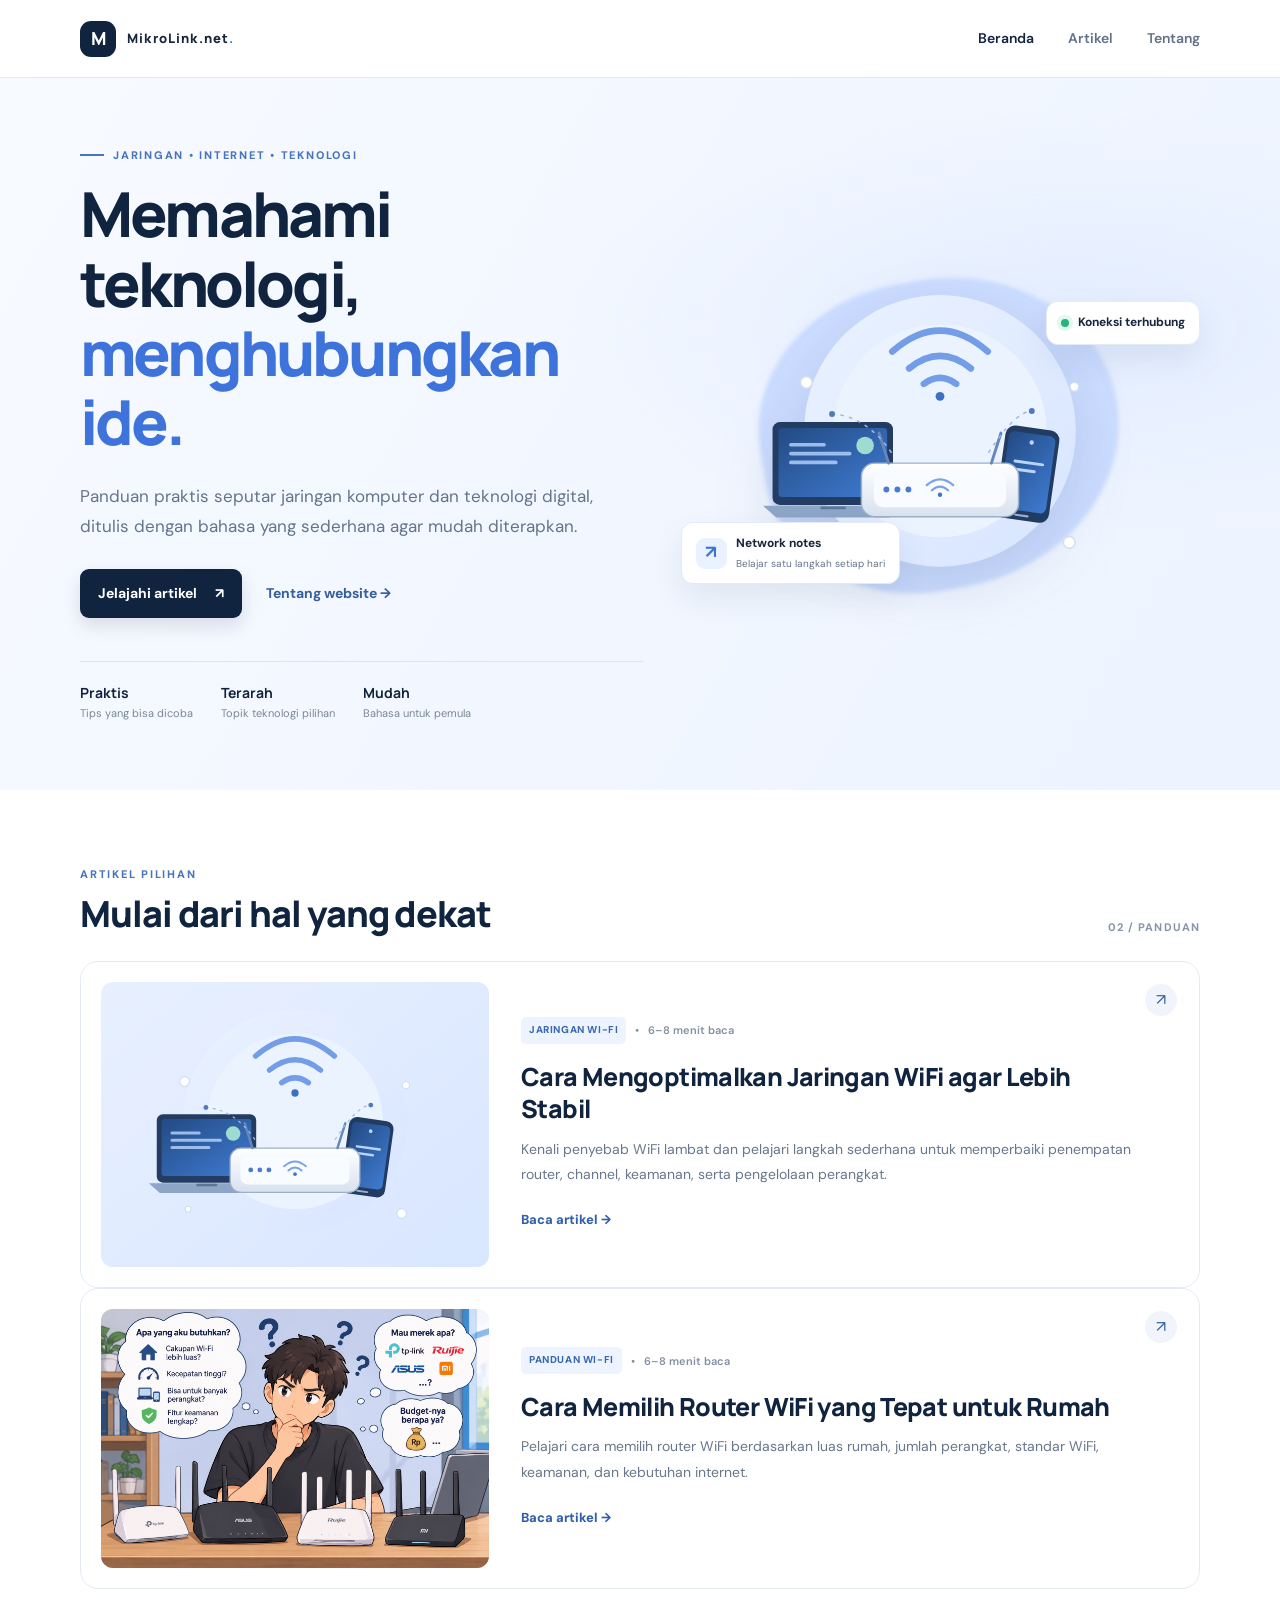
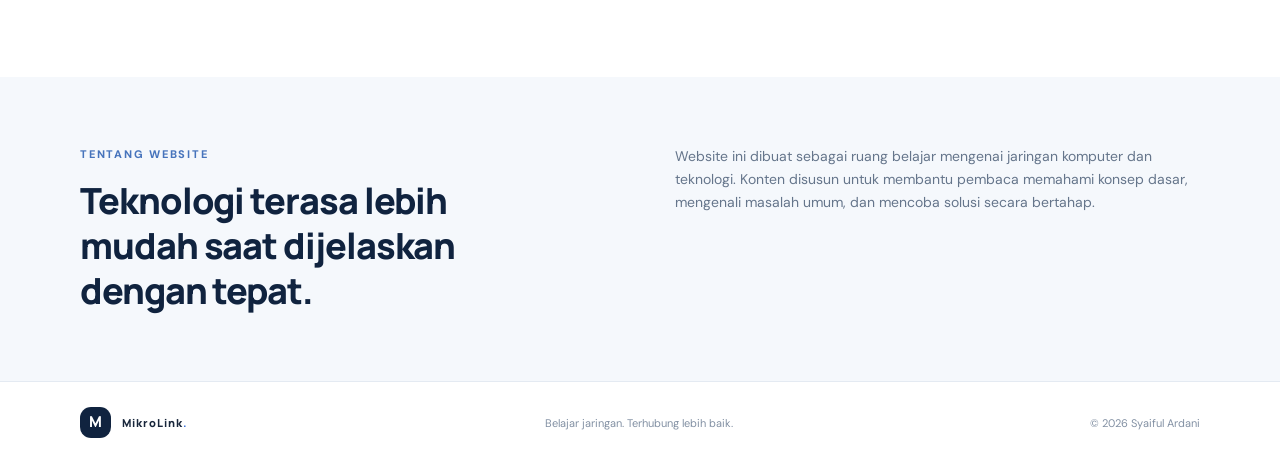
<file: index.html>
<!doctype html>
<html lang="id">
<head>
  <meta charset="utf-8">
  <meta name="viewport" content="width=device-width, initial-scale=1">
  <title>MikroLink.net | Jaringan Komputer & Teknologi</title>
  <meta name="description" content="Temukan panduan jaringan komputer, WiFi, internet, dan teknologi yang praktis, mudah dipahami, serta relevan untuk pemula.">
  <meta name="keywords" content="jaringan komputer, teknologi, WiFi, internet, tips jaringan">
  <meta name="author" content="Syaiful Ardani">
  <meta name="theme-color" content="#10233f">
  <link rel="stylesheet" href="styles.css">
</head>
<body>
  <header class="site-header">
    <div class="container nav-wrap">
      <a class="brand" href="index.html" aria-label="Beranda">
        <span class="brand-mark">M</span>
        <span class="brand-name">MikroLink.net<span class="brand-dot">.</span></span>
      </a>
      <nav aria-label="Navigasi utama">
        <a class="active" href="index.html">Beranda</a>
        <a href="#artikel">Artikel</a>
        <a href="#tentang">Tentang</a>
      </nav>
    </div>
  </header>

  <main>
    <section class="hero">
      <div class="container hero-grid">
        <div class="hero-copy">
          <p class="eyebrow"><span class="eyebrow-line"></span> JARINGAN • INTERNET • TEKNOLOGI</p>
          <h1>Memahami teknologi, <span>menghubungkan ide.</span></h1>
          <p class="hero-text">Panduan praktis seputar jaringan komputer dan teknologi digital, ditulis dengan bahasa yang sederhana agar mudah diterapkan.</p>
          <div class="hero-actions">
            <a class="button button-primary" href="#artikel">Jelajahi artikel <span aria-hidden="true">↗</span></a>
            <a class="text-link" href="#tentang">Tentang website <span aria-hidden="true">→</span></a>
          </div>
          <div class="hero-stats">
            <div><strong>Praktis</strong><span>Tips yang bisa dicoba</span></div>
            <div><strong>Terarah</strong><span>Topik teknologi pilihan</span></div>
            <div><strong>Mudah</strong><span>Bahasa untuk pemula</span></div>
          </div>
        </div>
        <div class="hero-art">
          <div class="art-glow"></div>
          <img src="assets/wifi-network.svg" alt="Ilustrasi router WiFi yang menghubungkan beberapa perangkat dalam jaringan">
          <div class="floating-card card-top"><span class="status-dot"></span> Koneksi terhubung</div>
          <div class="floating-card card-bottom"><span class="mini-icon">↗</span><span><strong>Network notes</strong><small>Belajar satu langkah setiap hari</small></span></div>
        </div>
      </div>
    </section>


<section class="container featured-section" id="artikel">
  <div class="section-heading">
    <div>
      <p class="eyebrow">ARTIKEL PILIHAN</p>
      <h2>Mulai dari hal yang dekat</h2>
    </div>
    <span class="section-count">02 / PANDUAN</span>
  </div>

  <!-- Artikel pertama -->
  <a class="article-card" href="artikel-wifi.html">
    <div class="article-image">
      <img src="assets/wifi-network.svg"
           alt="Ilustrasi jaringan WiFi dan perangkat yang terhubung">
    </div>

    <div class="article-content">
      <div class="article-meta">
        <span class="tag">JARINGAN WI-FI</span>
        <span>•</span>
        <span>6–8 menit baca</span>
      </div>

      <h3>Cara Mengoptimalkan Jaringan WiFi agar Lebih Stabil</h3>

      <p>
        Kenali penyebab WiFi lambat dan pelajari langkah sederhana untuk
        memperbaiki penempatan router, channel, keamanan, serta pengelolaan perangkat.
      </p>

      <span class="read-link">
        Baca artikel <span aria-hidden="true">→</span>
      </span>
    </div>

    <span class="article-arrow" aria-hidden="true">↗</span>
  </a>

  <!-- Artikel kedua -->
  <a class="article-card" href="cara-memilih-router-wifi.html">
    <div class="article-image">
      <img src="assets/bingung.png"
           alt="Ilustrasi router WiFi untuk jaringan rumah">
    </div>

    <div class="article-content">
      <div class="article-meta">
        <span class="tag">PANDUAN WI-FI</span>
        <span>•</span>
        <span>6–8 menit baca</span>
      </div>

      <h3>Cara Memilih Router WiFi yang Tepat untuk Rumah</h3>

      <p>
        Pelajari cara memilih router WiFi berdasarkan luas rumah,
        jumlah perangkat, standar WiFi, keamanan, dan kebutuhan internet.
      </p>

      <span class="read-link">
        Baca artikel <span aria-hidden="true">→</span>
      </span>
    </div>

    <span class="article-arrow" aria-hidden="true">↗</span>
  </a>
</section>


    <section class="about-band" id="tentang">
      <div class="container about-grid">
        <div><p class="eyebrow">TENTANG WEBSITE</p><h2>Teknologi terasa lebih mudah saat dijelaskan dengan tepat.</h2></div>
        <div><p>Website ini dibuat sebagai ruang belajar mengenai jaringan komputer dan teknologi. Konten disusun untuk membantu pembaca memahami konsep dasar, mengenali masalah umum, dan mencoba solusi secara bertahap.</p></div>
      </div>
    </section>
  </main>

  <footer class="site-footer">
    <div class="container footer-wrap"><a class="brand footer-brand" href="index.html"><span class="brand-mark">M</span><span class="brand-name">MikroLink<span class="brand-dot">.</span></span></a><p>Belajar jaringan. Terhubung lebih baik.</p><span>© 2026 Syaiful Ardani</span></div>
  </footer>
</body>
</html>
</file>
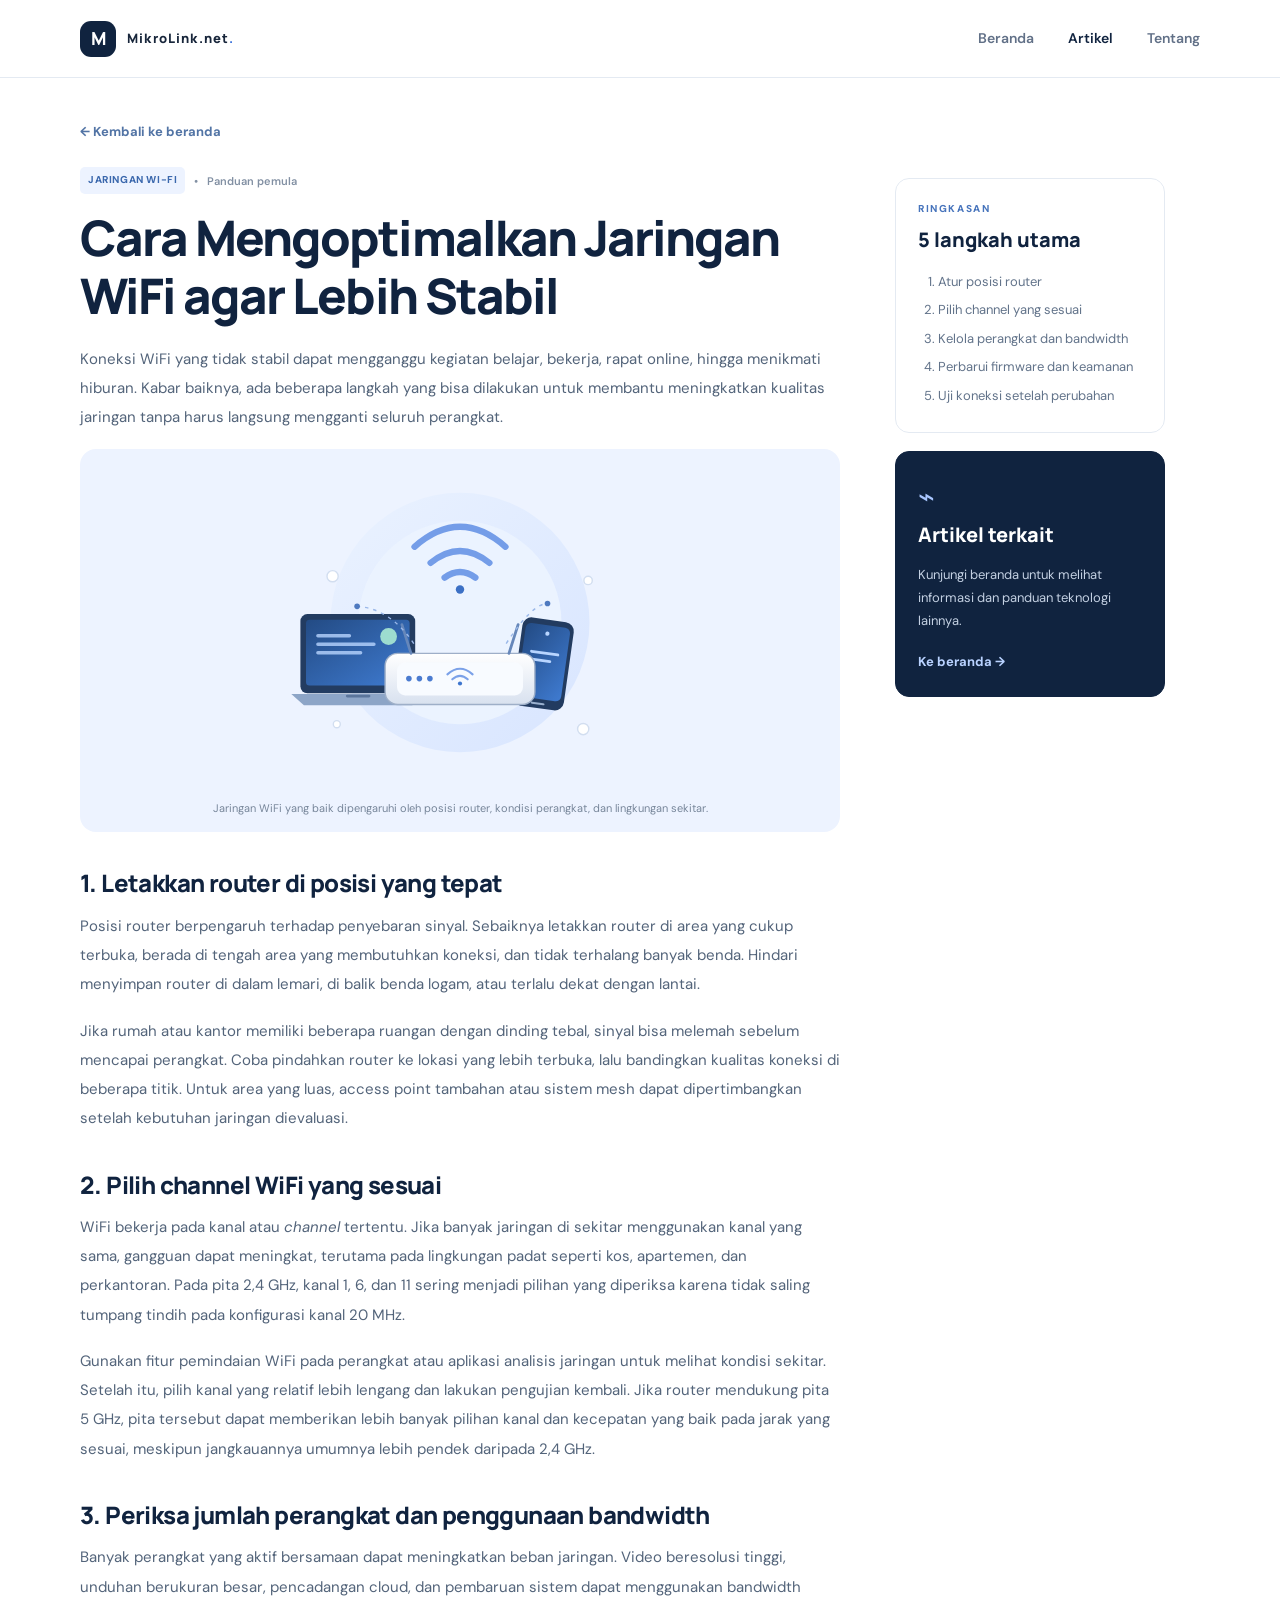
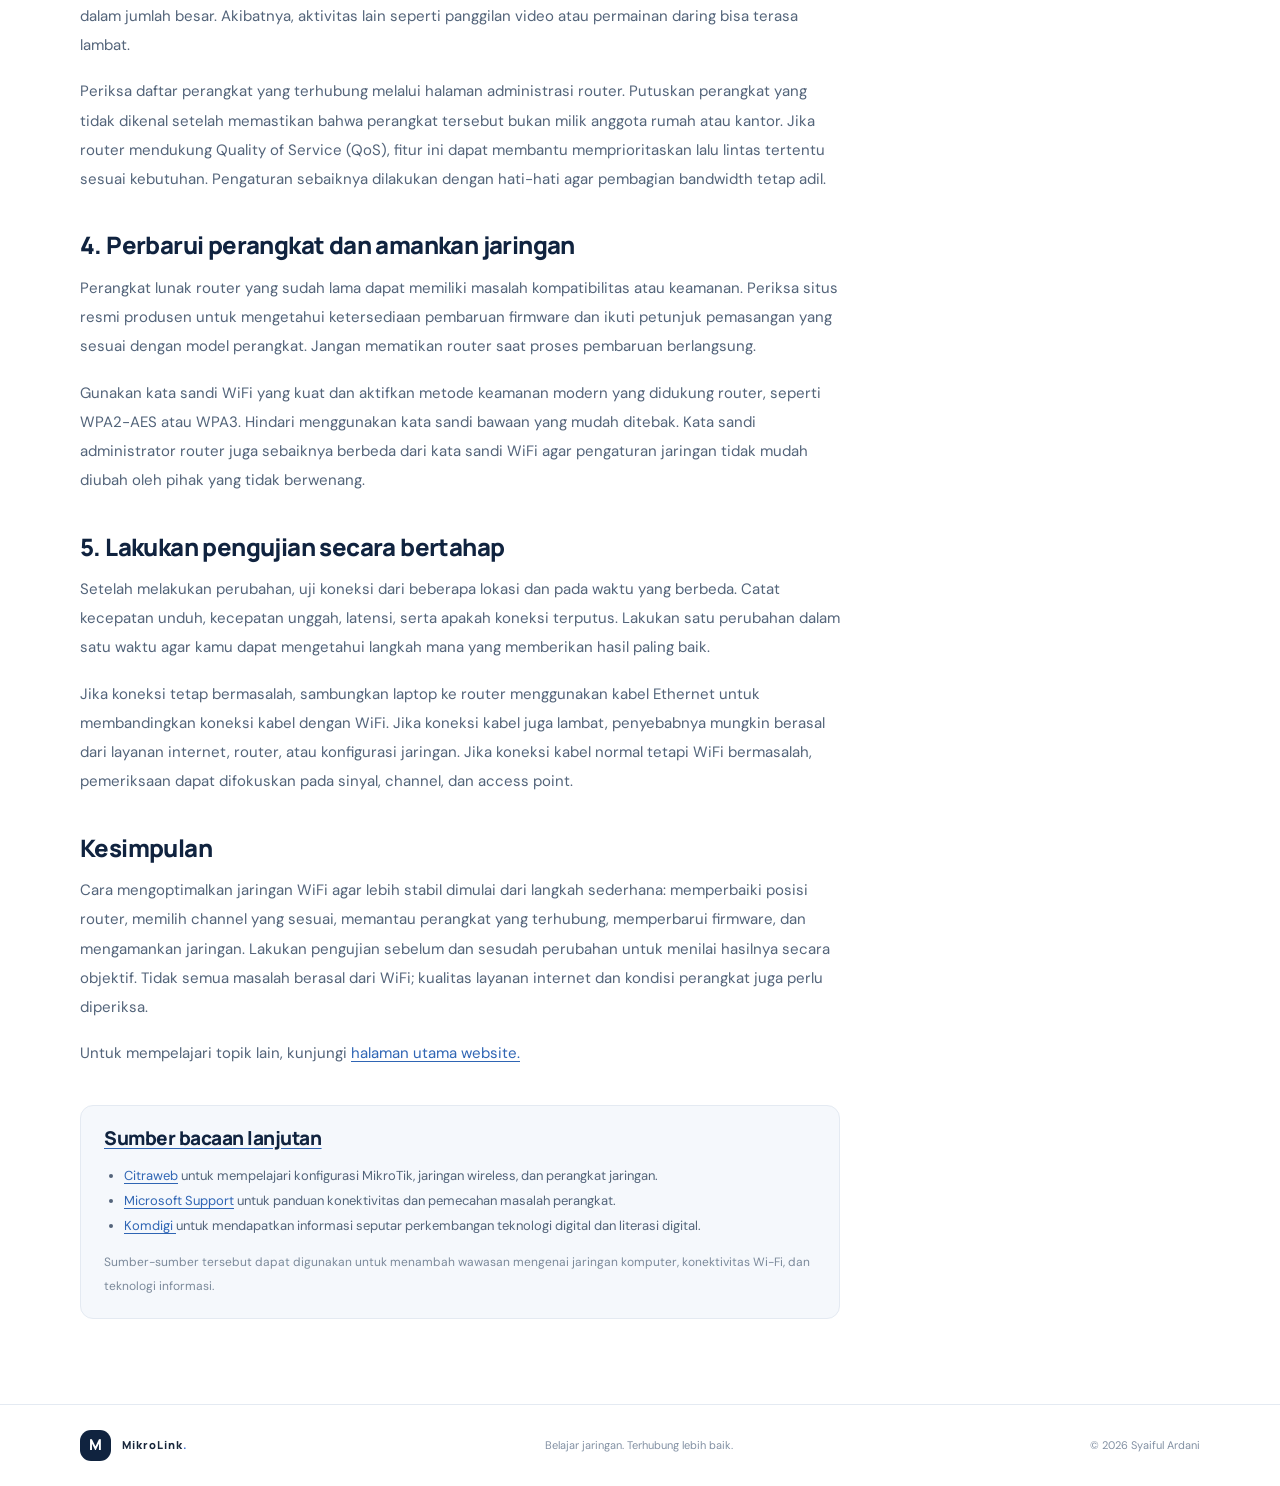
<file: artikel-wifi.html>
<!doctype html>
<html lang="id">
<head>
  <meta charset="utf-8">
  <meta name="viewport" content="width=device-width, initial-scale=1">
  <title>Cara Mengoptimalkan Jaringan WiFi agar Lebih Stabil | MikroLink</title>
  <meta name="description" content="Pelajari cara mengoptimalkan jaringan WiFi agar lebih stabil melalui penempatan router, pemilihan channel, pembaruan perangkat, dan pengelolaan pengguna.">
  <meta name="keywords" content="cara mengoptimalkan jaringan WiFi, WiFi lambat, optimasi router, channel WiFi">
  <meta name="author" content="Syaiful Ardani">
  <meta name="theme-color" content="#10233f">
  <link rel="stylesheet" href="styles.css">
  <link rel="canonical" href="https://syaifulardani12.github.io/MikroLink/artikel-wifi.html">
</head>
<body>
  <header class="site-header">
    <div class="container nav-wrap">
      <a class="brand" href="index.html" aria-label="Beranda"><span class="brand-mark">M</span><span class="brand-name">MikroLink.net<span class="brand-dot">.</span></span></a>
      <nav aria-label="Navigasi utama"><a href="index.html">Beranda</a><a class="active" href="index.html#artikel">Artikel</a><a href="index.html#tentang">Tentang</a></nav>
    </div>
  </header>

  <main class="article-page">
    <div class="container article-layout">
      <article class="article-body">
        <a class="back-link" href="index.html">← Kembali ke beranda</a>
        <div class="article-meta"><span class="tag">JARINGAN WI-FI</span><span>•</span><span>Panduan pemula</span></div>
        <h1>Cara Mengoptimalkan Jaringan WiFi agar Lebih Stabil</h1>
        <p class="article-lead">Koneksi WiFi yang tidak stabil dapat mengganggu kegiatan belajar, bekerja, rapat online, hingga menikmati hiburan. Kabar baiknya, ada beberapa langkah yang bisa dilakukan untuk membantu meningkatkan kualitas jaringan tanpa harus langsung mengganti seluruh perangkat.</p>
        <figure class="article-hero-image">
          <img src="assets/wifi-network.svg" alt="Ilustrasi router WiFi yang menghubungkan laptop, ponsel, dan perangkat lain">
          <figcaption>Jaringan WiFi yang baik dipengaruhi oleh posisi router, kondisi perangkat, dan lingkungan sekitar.</figcaption>
        </figure>

        <h2>1. Letakkan router di posisi yang tepat</h2>
        <p>Posisi router berpengaruh terhadap penyebaran sinyal. Sebaiknya letakkan router di area yang cukup terbuka, berada di tengah area yang membutuhkan koneksi, dan tidak terhalang banyak benda. Hindari menyimpan router di dalam lemari, di balik benda logam, atau terlalu dekat dengan lantai.</p>
        <p>Jika rumah atau kantor memiliki beberapa ruangan dengan dinding tebal, sinyal bisa melemah sebelum mencapai perangkat. Coba pindahkan router ke lokasi yang lebih terbuka, lalu bandingkan kualitas koneksi di beberapa titik. Untuk area yang luas, access point tambahan atau sistem mesh dapat dipertimbangkan setelah kebutuhan jaringan dievaluasi.</p>

        <h2>2. Pilih channel WiFi yang sesuai</h2>
        <p>WiFi bekerja pada kanal atau <em>channel</em> tertentu. Jika banyak jaringan di sekitar menggunakan kanal yang sama, gangguan dapat meningkat, terutama pada lingkungan padat seperti kos, apartemen, dan perkantoran. Pada pita 2,4 GHz, kanal 1, 6, dan 11 sering menjadi pilihan yang diperiksa karena tidak saling tumpang tindih pada konfigurasi kanal 20 MHz.</p>
        <p>Gunakan fitur pemindaian WiFi pada perangkat atau aplikasi analisis jaringan untuk melihat kondisi sekitar. Setelah itu, pilih kanal yang relatif lebih lengang dan lakukan pengujian kembali. Jika router mendukung pita 5 GHz, pita tersebut dapat memberikan lebih banyak pilihan kanal dan kecepatan yang baik pada jarak yang sesuai, meskipun jangkauannya umumnya lebih pendek daripada 2,4 GHz.</p>

        <h2>3. Periksa jumlah perangkat dan penggunaan bandwidth</h2>
        <p>Banyak perangkat yang aktif bersamaan dapat meningkatkan beban jaringan. Video beresolusi tinggi, unduhan berukuran besar, pencadangan cloud, dan pembaruan sistem dapat menggunakan bandwidth dalam jumlah besar. Akibatnya, aktivitas lain seperti panggilan video atau permainan daring bisa terasa lambat.</p>
        <p>Periksa daftar perangkat yang terhubung melalui halaman administrasi router. Putuskan perangkat yang tidak dikenal setelah memastikan bahwa perangkat tersebut bukan milik anggota rumah atau kantor. Jika router mendukung Quality of Service (QoS), fitur ini dapat membantu memprioritaskan lalu lintas tertentu sesuai kebutuhan. Pengaturan sebaiknya dilakukan dengan hati-hati agar pembagian bandwidth tetap adil.</p>

        <h2>4. Perbarui perangkat dan amankan jaringan</h2>
        <p>Perangkat lunak router yang sudah lama dapat memiliki masalah kompatibilitas atau keamanan. Periksa situs resmi produsen untuk mengetahui ketersediaan pembaruan firmware dan ikuti petunjuk pemasangan yang sesuai dengan model perangkat. Jangan mematikan router saat proses pembaruan berlangsung.</p>
        <p>Gunakan kata sandi WiFi yang kuat dan aktifkan metode keamanan modern yang didukung router, seperti WPA2-AES atau WPA3. Hindari menggunakan kata sandi bawaan yang mudah ditebak. Kata sandi administrator router juga sebaiknya berbeda dari kata sandi WiFi agar pengaturan jaringan tidak mudah diubah oleh pihak yang tidak berwenang.</p>

        <h2>5. Lakukan pengujian secara bertahap</h2>
        <p>Setelah melakukan perubahan, uji koneksi dari beberapa lokasi dan pada waktu yang berbeda. Catat kecepatan unduh, kecepatan unggah, latensi, serta apakah koneksi terputus. Lakukan satu perubahan dalam satu waktu agar kamu dapat mengetahui langkah mana yang memberikan hasil paling baik.</p>
        <p>Jika koneksi tetap bermasalah, sambungkan laptop ke router menggunakan kabel Ethernet untuk membandingkan koneksi kabel dengan WiFi. Jika koneksi kabel juga lambat, penyebabnya mungkin berasal dari layanan internet, router, atau konfigurasi jaringan. Jika koneksi kabel normal tetapi WiFi bermasalah, pemeriksaan dapat difokuskan pada sinyal, channel, dan access point.</p>

        <h2>Kesimpulan</h2>
        <p>Cara mengoptimalkan jaringan WiFi agar lebih stabil dimulai dari langkah sederhana: memperbaiki posisi router, memilih channel yang sesuai, memantau perangkat yang terhubung, memperbarui firmware, dan mengamankan jaringan. Lakukan pengujian sebelum dan sesudah perubahan untuk menilai hasilnya secara objektif. Tidak semua masalah berasal dari WiFi; kualitas layanan internet dan kondisi perangkat juga perlu diperiksa.</p>
        <p>Untuk mempelajari topik lain, kunjungi <a href="index.html">halaman utama website. </p>

        <aside class="source-box">
          <h2>Sumber bacaan lanjutan</h2>
          <ul>
            <li><a href="https://citraweb.com/artikel/" target="_blank" rel="noopener noreferrer">Citraweb</a> untuk mempelajari konfigurasi MikroTik, jaringan wireless, dan perangkat jaringan.</li>
            <li><a href="https://support.microsoft.com/id-id/security/be-safer-over-wireless-connections" target="_blank" rel="noopener noreferrer">Microsoft Support</a> untuk panduan konektivitas dan pemecahan masalah perangkat.</li>
            <li><a href="https://www.komdigi.go.id/" target="_blank" rel="noopener noreferrer">Komdigi </a> untuk mendapatkan informasi seputar perkembangan teknologi digital dan literasi digital.</li>
          </ul>
          <p class="source-note">Sumber-sumber tersebut dapat digunakan untuk menambah wawasan mengenai jaringan komputer, konektivitas Wi-Fi, dan teknologi informasi.</p>
        </aside>
      </article>

      <aside class="article-sidebar">
        <div class="sidebar-card">
          <p class="eyebrow">RINGKASAN</p>
          <h2>5 langkah utama</h2>
          <ol><li>Atur posisi router</li><li>Pilih channel yang sesuai</li><li>Kelola perangkat dan bandwidth</li><li>Perbarui firmware dan keamanan</li><li>Uji koneksi setelah perubahan</li></ol>
        </div>
        <div class="sidebar-card sidebar-dark">
          <span class="sidebar-icon">⌁</span>
          <h2>Artikel terkait</h2>
          <p>Kunjungi beranda untuk melihat informasi dan panduan teknologi lainnya.</p>
          <a href="index.html">Ke beranda <span aria-hidden="true">→</span></a>
        </div>
      </aside>
    </div>
  </main>

  <footer class="site-footer"><div class="container footer-wrap"><a class="brand footer-brand" href="index.html"><span class="brand-mark">M</span><span class="brand-name">MikroLink<span class="brand-dot">.</span></span></a><p>Belajar jaringan. Terhubung lebih baik.</p><span>© 2026 Syaiful Ardani</span></div></footer>
</body>
</html>
</file>
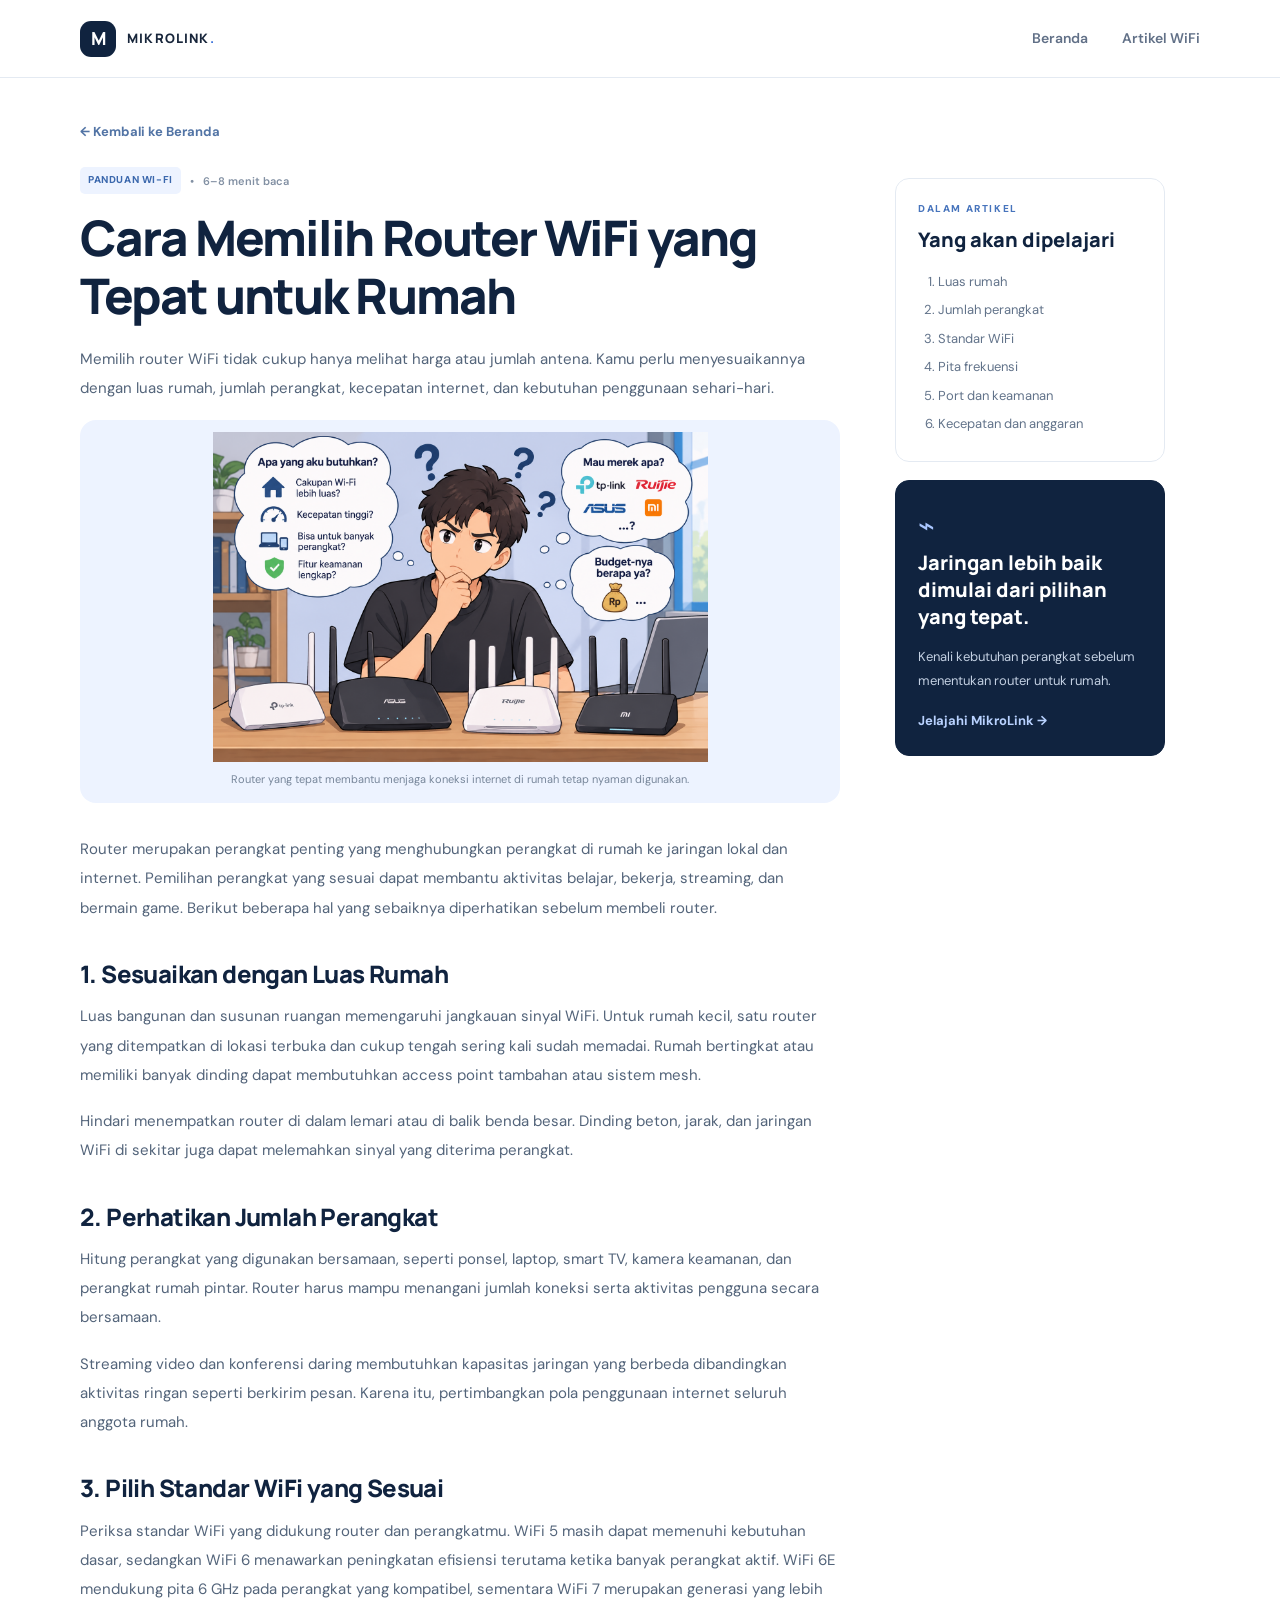
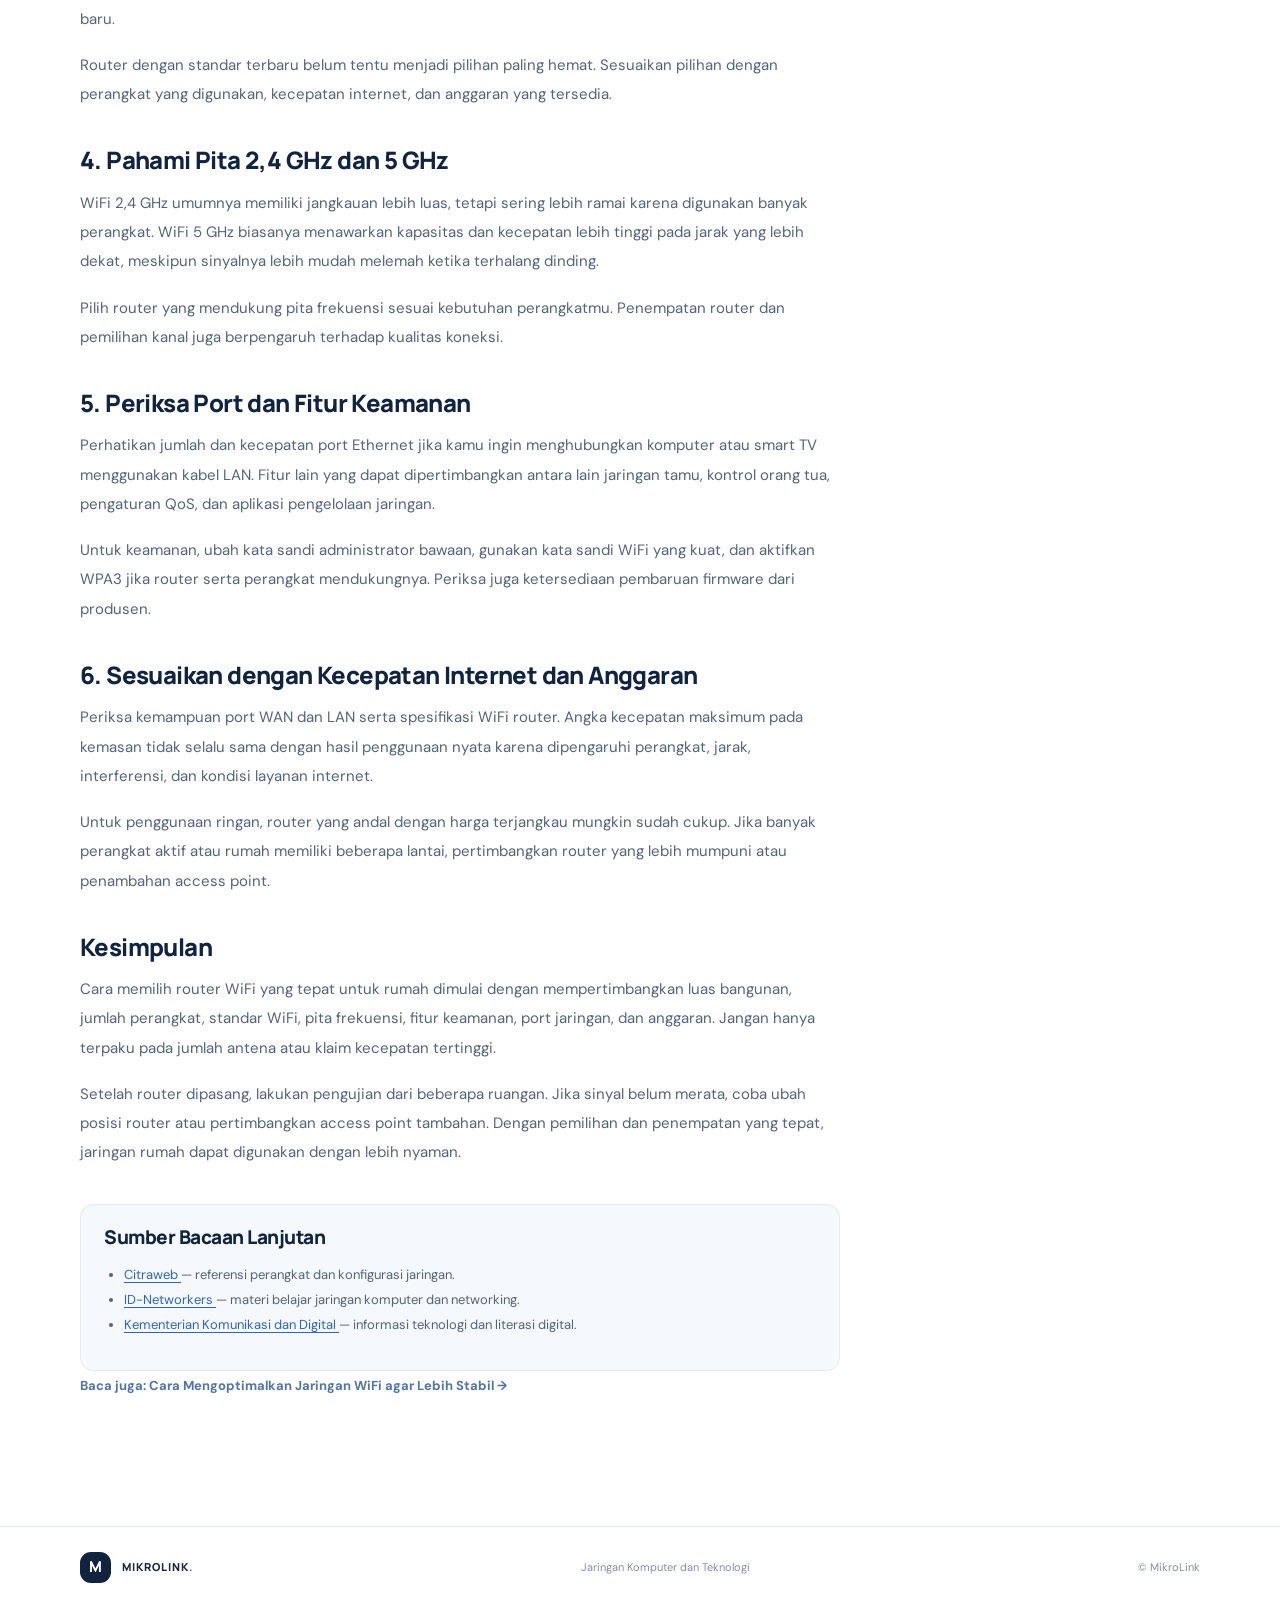
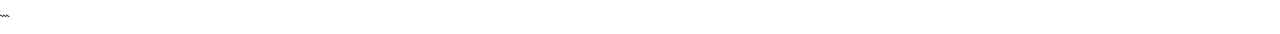
<file: cara-memilih-router-wifi.html>
<!DOCTYPE html>
<html lang="id">
<head>
  <meta charset="UTF-8">
  <meta name="viewport" content="width=device-width, initial-scale=1.0">

  <title>Cara Memilih Router WiFi yang Tepat untuk Rumah | MikroLink</title>
  <meta name="description" content="Panduan cara memilih router WiFi untuk rumah berdasarkan luas ruangan, jumlah perangkat, standar WiFi, keamanan, dan kebutuhan internet.">
  <meta name="keywords" content="cara memilih router WiFi, router WiFi untuk rumah, tips memilih router, WiFi rumah">
  <meta name="author" content="MikroLink">

  <link rel="stylesheet" href="styles.css">
  <link rel="canonical" href="https://syaifulardani12.github.io/Mikrolink/cara-memilih-router-wifi.html">
</head>

<body>

<header class="site-header">
  <div class="container nav-wrap">
    <a class="brand" href="index.html">
      <span class="brand-mark">M</span>
      <span class="brand-name">MIKROLINK<span class="brand-dot">.</span></span>
    </a>

    <nav>
      <a href="index.html">Beranda</a>
      <a href="artikel-wifi.html">Artikel WiFi</a>
    </nav>
  </div>
</header>

<main class="article-page">
  <div class="container article-layout">

    <article class="article-body">
      <a class="back-link" href="index.html">← Kembali ke Beranda</a>

      <div class="article-meta">
        <span class="tag">PANDUAN WI-FI</span>
        <span>•</span>
        <span>6–8 menit baca</span>
      </div>

      <h1>Cara Memilih Router WiFi yang Tepat untuk Rumah</h1>

      <p class="article-lead">
        Memilih router WiFi tidak cukup hanya melihat harga atau jumlah antena.
        Kamu perlu menyesuaikannya dengan luas rumah, jumlah perangkat,
        kecepatan internet, dan kebutuhan penggunaan sehari-hari.
      </p>

      <figure class="article-hero-image">
        <img src="assets/bingung.png"
             alt="Ilustrasi router WiFi yang menghubungkan perangkat di rumah">
        <figcaption>
          Router yang tepat membantu menjaga koneksi internet di rumah tetap nyaman digunakan.
        </figcaption>
      </figure>

      <p>
        Router merupakan perangkat penting yang menghubungkan perangkat di rumah
        ke jaringan lokal dan internet. Pemilihan perangkat yang sesuai dapat
        membantu aktivitas belajar, bekerja, streaming, dan bermain game.
        Berikut beberapa hal yang sebaiknya diperhatikan sebelum membeli router.
      </p>

      <h2>1. Sesuaikan dengan Luas Rumah</h2>

      <p>
        Luas bangunan dan susunan ruangan memengaruhi jangkauan sinyal WiFi.
        Untuk rumah kecil, satu router yang ditempatkan di lokasi terbuka dan
        cukup tengah sering kali sudah memadai. Rumah bertingkat atau memiliki
        banyak dinding dapat membutuhkan access point tambahan atau sistem mesh.
      </p>

      <p>
        Hindari menempatkan router di dalam lemari atau di balik benda besar.
        Dinding beton, jarak, dan jaringan WiFi di sekitar juga dapat melemahkan
        sinyal yang diterima perangkat.
      </p>

      <h2>2. Perhatikan Jumlah Perangkat</h2>

      <p>
        Hitung perangkat yang digunakan bersamaan, seperti ponsel, laptop,
        smart TV, kamera keamanan, dan perangkat rumah pintar. Router harus
        mampu menangani jumlah koneksi serta aktivitas pengguna secara bersamaan.
      </p>

      <p>
        Streaming video dan konferensi daring membutuhkan kapasitas jaringan
        yang berbeda dibandingkan aktivitas ringan seperti berkirim pesan.
        Karena itu, pertimbangkan pola penggunaan internet seluruh anggota rumah.
      </p>

      <h2>3. Pilih Standar WiFi yang Sesuai</h2>

      <p>
        Periksa standar WiFi yang didukung router dan perangkatmu. WiFi 5 masih
        dapat memenuhi kebutuhan dasar, sedangkan WiFi 6 menawarkan peningkatan
        efisiensi terutama ketika banyak perangkat aktif. WiFi 6E mendukung
        pita 6 GHz pada perangkat yang kompatibel, sementara WiFi 7 merupakan
        generasi yang lebih baru.
      </p>

      <p>
        Router dengan standar terbaru belum tentu menjadi pilihan paling hemat.
        Sesuaikan pilihan dengan perangkat yang digunakan, kecepatan internet,
        dan anggaran yang tersedia.
      </p>

      <h2>4. Pahami Pita 2,4 GHz dan 5 GHz</h2>

      <p>
        WiFi 2,4 GHz umumnya memiliki jangkauan lebih luas, tetapi sering lebih
        ramai karena digunakan banyak perangkat. WiFi 5 GHz biasanya menawarkan
        kapasitas dan kecepatan lebih tinggi pada jarak yang lebih dekat,
        meskipun sinyalnya lebih mudah melemah ketika terhalang dinding.
      </p>

      <p>
        Pilih router yang mendukung pita frekuensi sesuai kebutuhan perangkatmu.
        Penempatan router dan pemilihan kanal juga berpengaruh terhadap kualitas
        koneksi.
      </p>

      <h2>5. Periksa Port dan Fitur Keamanan</h2>

      <p>
        Perhatikan jumlah dan kecepatan port Ethernet jika kamu ingin
        menghubungkan komputer atau smart TV menggunakan kabel LAN. Fitur lain
        yang dapat dipertimbangkan antara lain jaringan tamu, kontrol orang tua,
        pengaturan QoS, dan aplikasi pengelolaan jaringan.
      </p>

      <p>
        Untuk keamanan, ubah kata sandi administrator bawaan, gunakan kata sandi
        WiFi yang kuat, dan aktifkan WPA3 jika router serta perangkat mendukungnya.
        Periksa juga ketersediaan pembaruan firmware dari produsen.
      </p>

      <h2>6. Sesuaikan dengan Kecepatan Internet dan Anggaran</h2>

      <p>
        Periksa kemampuan port WAN dan LAN serta spesifikasi WiFi router.
        Angka kecepatan maksimum pada kemasan tidak selalu sama dengan hasil
        penggunaan nyata karena dipengaruhi perangkat, jarak, interferensi,
        dan kondisi layanan internet.
      </p>

      <p>
        Untuk penggunaan ringan, router yang andal dengan harga terjangkau
        mungkin sudah cukup. Jika banyak perangkat aktif atau rumah memiliki
        beberapa lantai, pertimbangkan router yang lebih mumpuni atau penambahan
        access point.
      </p>

      <h2>Kesimpulan</h2>

      <p>
        Cara memilih router WiFi yang tepat untuk rumah dimulai dengan
        mempertimbangkan luas bangunan, jumlah perangkat, standar WiFi,
        pita frekuensi, fitur keamanan, port jaringan, dan anggaran.
        Jangan hanya terpaku pada jumlah antena atau klaim kecepatan tertinggi.
      </p>

      <p>
        Setelah router dipasang, lakukan pengujian dari beberapa ruangan.
        Jika sinyal belum merata, coba ubah posisi router atau pertimbangkan
        access point tambahan. Dengan pemilihan dan penempatan yang tepat,
        jaringan rumah dapat digunakan dengan lebih nyaman.
      </p>

      <section class="source-box">
        <h2>Sumber Bacaan Lanjutan</h2>
        <ul>
          <li>
            <a href="https://citraweb.com/" target="_blank" rel="noopener noreferrer">
              Citraweb
            </a>
            — referensi perangkat dan konfigurasi jaringan.
          </li>
          <li>
            <a href="https://learn.idn.id/" target="_blank" rel="noopener noreferrer">
              ID-Networkers
            </a>
            — materi belajar jaringan komputer dan networking.
          </li>
          <li>
            <a href="https://www.komdigi.go.id/" target="_blank" rel="noopener noreferrer">
              Kementerian Komunikasi dan Digital
            </a>
            — informasi teknologi dan literasi digital.
          </li>
        </ul>
      </section>

      <p>
        <a class="back-link" href="artikel-wifi.html">
          Baca juga: Cara Mengoptimalkan Jaringan WiFi agar Lebih Stabil →
        </a>
      </p>
    </article>

    <aside class="article-sidebar">
      <div class="sidebar-card">
        <p class="eyebrow">DALAM ARTIKEL</p>
        <h2>Yang akan dipelajari</h2>
        <ol>
          <li>Luas rumah</li>
          <li>Jumlah perangkat</li>
          <li>Standar WiFi</li>
          <li>Pita frekuensi</li>
          <li>Port dan keamanan</li>
          <li>Kecepatan dan anggaran</li>
        </ol>
      </div>

      <div class="sidebar-card sidebar-dark">
        <div class="sidebar-icon">⌁</div>
        <h2>Jaringan lebih baik dimulai dari pilihan yang tepat.</h2>
        <p>
          Kenali kebutuhan perangkat sebelum menentukan router untuk rumah.
        </p>
        <a href="index.html">Jelajahi MikroLink →</a>
      </div>
    </aside>

  </div>
</main>

<footer class="site-footer">
  <div class="container footer-wrap">
    <a class="brand footer-brand" href="index.html">
      <span class="brand-mark">M</span>
      <span class="brand-name">MIKROLINK<span class="brand-dot">.</span></span>
    </a>
    <p>Jaringan Komputer dan Teknologi</p>
    <span>© MikroLink</span>
  </div>
</footer>

</body>
</html>
```
</file>
<file: styles.css>
@import url('https://fonts.googleapis.com/css2?family=DM+Sans:wght@400;500;600;700&family=Manrope:wght@400;500;600;700;800&display=swap');
:root{--navy:#10233f;--navy2:#1a365d;--blue:#3d73db;--ink:#18263b;--muted:#64748b;--pale:#f3f7fc;--line:#e4eaf2;--white:#fff;--mint:#a9e8d4}
*{box-sizing:border-box}html{scroll-behavior:smooth}body{margin:0;color:var(--ink);font-family:'DM Sans',Arial,sans-serif;line-height:1.65;background:#fff}a{color:inherit;text-decoration:none}.container{width:min(1120px,calc(100% - 44px));margin-inline:auto}.site-header{height:78px;border-bottom:1px solid var(--line);background:rgba(255,255,255,.96);display:flex;align-items:center;position:relative;z-index:2}.nav-wrap,.footer-wrap{display:flex;align-items:center;justify-content:space-between;gap:24px}.brand{display:inline-flex;align-items:center;gap:11px}.brand-mark{display:grid;place-items:center;width:36px;height:36px;border-radius:11px;background:var(--navy);color:white;font-family:Manrope,sans-serif;font-weight:800;font-size:18px}.brand-name{font-family:Manrope,sans-serif;font-weight:800;font-size:13px;letter-spacing:.09em}.brand-dot{color:var(--blue)}nav{display:flex;gap:34px;color:#617087;font-size:14px;font-weight:600}nav a:hover,nav a.active{color:var(--navy)}.hero{background:radial-gradient(ellipse at 83% 35%,#e3edff 0,transparent 33%),linear-gradient(120deg,#f7faff,#edf4ff);overflow:hidden}.hero-grid{min-height:550px;display:grid;grid-template-columns:1.04fr .96fr;align-items:center;gap:38px;padding-block:68px}.eyebrow{margin:0 0 15px;color:#4774bc;font-size:11px;font-weight:800;letter-spacing:.16em;display:flex;align-items:center;gap:9px}.eyebrow-line{width:24px;height:2px;background:#4774bc;display:inline-block}.hero h1{font:800 clamp(39px,5vw,62px)/1.12 Manrope,sans-serif;letter-spacing:-.045em;color:var(--navy);margin:0;max-width:600px}.hero h1 span{color:var(--blue)}.hero-text{font-size:17px;line-height:1.8;color:#64748b;max-width:520px;margin:24px 0 27px}.hero-actions{display:flex;align-items:center;gap:24px;flex-wrap:wrap}.button{display:inline-flex;align-items:center;gap:18px;padding:13px 18px;border-radius:9px;font-size:14px;font-weight:700}.button-primary{background:var(--navy);color:white;box-shadow:0 8px 18px #10233f20}.button-primary:hover{background:#1c3a64}.text-link{font-size:14px;font-weight:700;color:#365e9f}.hero-stats{display:flex;gap:28px;margin-top:43px;padding-top:21px;border-top:1px solid #dbe4f0}.hero-stats div{display:flex;flex-direction:column;gap:2px}.hero-stats strong{font:700 14px Manrope,sans-serif;color:var(--navy)}.hero-stats span{font-size:11px;color:#7a8799}.hero-art{min-height:350px;position:relative;display:grid;place-items:center}.hero-art img{position:relative;width:min(100%,470px);z-index:1;filter:drop-shadow(0 20px 28px #243c6420)}.art-glow{position:absolute;width:360px;height:310px;background:#cbdcff;border-radius:48% 52% 54% 46%;filter:blur(2px);transform:rotate(-10deg)}.floating-card{position:absolute;z-index:2;background:white;border:1px solid #e4ebf5;box-shadow:0 14px 32px #253d6017;border-radius:12px;padding:11px 14px;font-size:12px;font-weight:700;display:flex;align-items:center;gap:9px}.card-top{top:42px;right:0}.status-dot{width:8px;height:8px;border-radius:50%;background:#24b47e;box-shadow:0 0 0 4px #24b47e20}.card-bottom{left:0;bottom:25px}.card-bottom span strong,.card-bottom span small{display:block}.card-bottom small{font-size:10px;font-weight:400;color:var(--muted);margin-top:2px}.mini-icon{display:grid;place-items:center;width:31px;height:31px;border-radius:9px;background:#eaf1ff;color:var(--blue);font-size:18px}.featured-section{padding-block:75px 88px}.section-heading{display:flex;align-items:end;justify-content:space-between;margin-bottom:25px}.section-heading h2,.about-grid h2{font:800 clamp(27px,3vw,36px)/1.25 Manrope,sans-serif;letter-spacing:-.03em;margin:0;color:var(--navy)}.section-heading .eyebrow{margin-bottom:8px}.section-count{font-size:11px;font-weight:700;letter-spacing:.1em;color:#8794a8}.article-card{position:relative;display:grid;grid-template-columns:36% 1fr;gap:32px;padding:20px;border:1px solid var(--line);border-radius:18px;transition:transform .2s,box-shadow .2s;background:white}.article-card:hover{transform:translateY(-3px);box-shadow:0 18px 40px #132e5010}.article-image{min-height:245px;background:linear-gradient(140deg,#e8f0ff,#d8e6ff);border-radius:12px;display:grid;place-items:center;overflow:hidden}.article-image img{width:100%;height:100%;object-fit:contain}.article-content{align-self:center;padding:16px 42px 16px 0}.article-meta{display:flex;align-items:center;gap:9px;font-size:11px;color:#8290a3;font-weight:600}.tag{color:#3b68ad;background:#edf3ff;border-radius:5px;padding:5px 8px;font-size:10px;letter-spacing:.06em;font-weight:800}.article-content h3{font:800 25px/1.3 Manrope,sans-serif;letter-spacing:-.025em;color:var(--navy);margin:17px 0 11px}.article-content p{font-size:14px;color:#68778b;line-height:1.8;margin:0 0 19px}.read-link{font-size:13px;color:#315fa8;font-weight:800}.article-arrow{position:absolute;right:22px;top:22px;width:32px;height:32px;display:grid;place-items:center;border-radius:50%;background:#f1f5fb;color:#315fa8}.about-band{background:#f5f8fc;padding:68px 0}.about-grid{display:grid;grid-template-columns:1fr 1fr;gap:70px;align-items:start}.about-grid h2{max-width:460px}.about-grid>div:nth-child(2) p{margin:0 0 14px;color:#65758b;font-size:14px}.about-grid .about-note{font-size:12px;color:#8491a3}.site-footer{border-top:1px solid var(--line);padding:25px 0}.footer-wrap p,.footer-wrap>span{font-size:11px;color:#8290a3;margin:0}.footer-brand .brand-mark{width:31px;height:31px;font-size:15px}.footer-brand .brand-name{font-size:11px}
.article-page{padding:40px 0 85px}.article-layout{display:grid;grid-template-columns:minmax(0,760px) 270px;gap:55px;align-items:start}.back-link{display:inline-block;color:#5274a5;font-size:13px;font-weight:700;margin-bottom:25px}.article-body>.article-meta{margin-bottom:15px}.article-body h1{font:800 clamp(34px,4.3vw,49px)/1.18 Manrope,sans-serif;letter-spacing:-.04em;color:var(--navy);margin:0 0 20px}.article-lead{font-size:18px;line-height:1.85;color:#5e6f84;margin:0 0 26px}.article-hero-image{margin:0 0 32px;background:#edf3ff;border-radius:16px;overflow:hidden;padding:12px}.article-hero-image img{display:block;width:100%;max-height:330px;object-fit:contain}.article-hero-image figcaption{font-size:11px;color:#77869a;text-align:center;padding:8px 5px 3px}.article-body h2{font:800 24px/1.35 Manrope,sans-serif;color:var(--navy);letter-spacing:-.025em;margin:35px 0 12px}.article-body p{font-size:15px;color:#53647a;line-height:1.95;margin:0 0 17px}.article-body a:not(.back-link){color:#2f65b4;text-decoration:underline;text-underline-offset:3px}.source-box{background:#f5f8fc;border:1px solid var(--line);padding:20px 23px;border-radius:13px;margin-top:36px}.source-box h2{font-size:19px;margin:0 0 12px}.source-box ul{padding-left:20px;color:#53647a;font-size:13px;line-height:1.9}.source-box .source-note{font-size:12px;margin:10px 0 0;color:#7b899a}.article-sidebar{position:sticky;top:20px;display:grid;gap:18px;margin-top:60px}.sidebar-card{border:1px solid var(--line);border-radius:14px;padding:22px}.sidebar-card .eyebrow{font-size:10px;margin-bottom:8px}.sidebar-card h2{font:800 20px Manrope,sans-serif;color:var(--navy);margin:0 0 15px}.sidebar-card ol{margin:0;padding-left:20px;color:#62738a;font-size:13px;line-height:2.2}.sidebar-dark{background:var(--navy);border-color:var(--navy);color:#fff}.sidebar-dark h2{color:#fff}.sidebar-dark p{font-size:13px;color:#c3d0e2;line-height:1.8}.sidebar-dark a{display:inline-block;margin-top:5px;color:#b9d2ff;font-size:13px;font-weight:700}.sidebar-icon{font-size:28px;color:#a9c6ff}
@media(max-width:800px){.hero-grid{grid-template-columns:1fr;padding-block:54px 35px;gap:12px}.hero-art{min-height:290px}.hero-art img{max-width:390px}.card-top{right:5%}.card-bottom{left:4%;bottom:15px}.hero-stats{gap:18px}.article-card{grid-template-columns:1fr;gap:14px}.article-image{min-height:220px}.article-content{padding:12px 8px 8px}.article-content h3{font-size:22px}.article-arrow{top:30px;right:30px}.about-grid{grid-template-columns:1fr;gap:22px}.article-layout{grid-template-columns:1fr;gap:20px}.article-sidebar{position:static;grid-template-columns:1fr 1fr;margin-top:0}.article-page{padding-top:25px}}
@media(max-width:520px){.container{width:min(100% - 30px,1120px)}.site-header{height:auto;padding:15px 0}.nav-wrap{align-items:flex-start;flex-direction:column;gap:13px}nav{gap:23px}.hero h1{font-size:39px}.hero-text{font-size:15px}.hero-stats{gap:12px}.hero-stats span{font-size:10px}.hero-art{min-height:245px}.art-glow{width:250px;height:220px}.card-top{top:10px}.card-bottom{bottom:0}.featured-section{padding-block:52px}.section-heading{align-items:start;gap:10px;flex-direction:column}.article-image{min-height:180px}.about-band{padding:50px 0}.footer-wrap{align-items:flex-start;flex-direction:column;gap:10px}.article-body h1{font-size:34px}.article-lead{font-size:16px}.article-sidebar{grid-template-columns:1fr}.article-body p{font-size:14px}}
</file>
